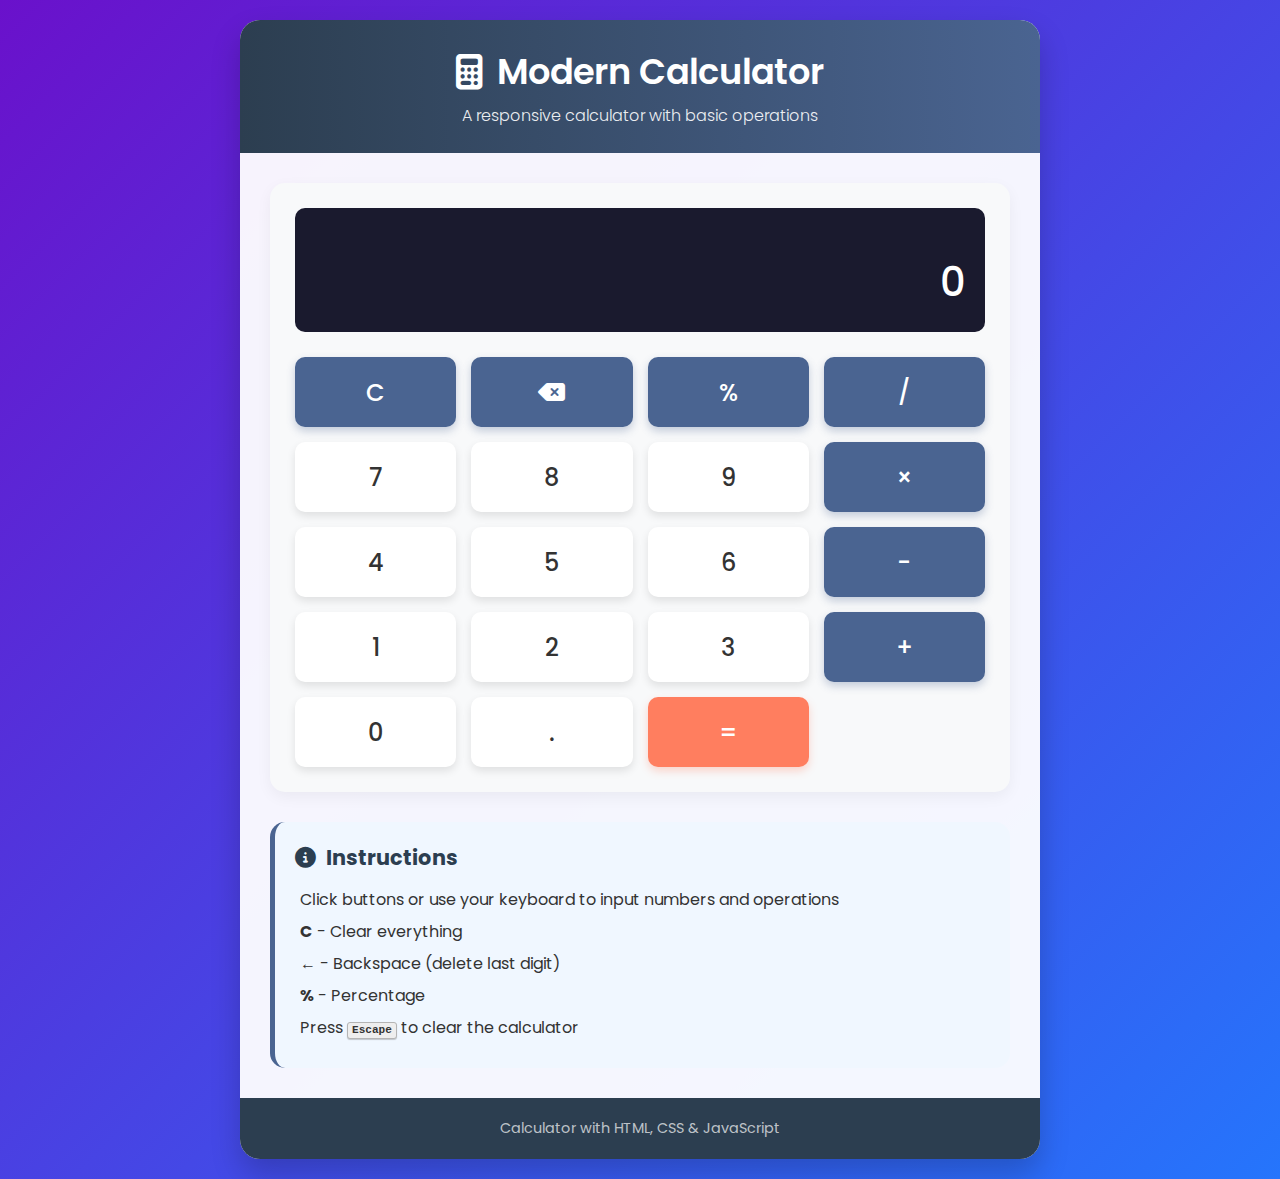
<file: index.html>
<!DOCTYPE html>
<html lang="en">
<head>
    <meta charset="UTF-8">
    <meta name="viewport" content="width=device-width, initial-scale=1.0">
    <title>Modern Calculator</title>
    <link rel="stylesheet" href="https://cdnjs.cloudflare.com/ajax/libs/font-awesome/6.4.0/css/all.min.css">
    <link href="https://fonts.googleapis.com/css2?family=Poppins:wght@300;400;500;600&display=swap" rel="stylesheet">
    <style>
        * {
    margin: 0;
    padding: 0;
    box-sizing: border-box;
}

body {
    font-family: 'Poppins', sans-serif;
    background: linear-gradient(135deg, #6a11cb 0%, #2575fc 100%);
    min-height: 100vh;
    display: flex;
    justify-content: center;
    align-items: center;
    padding: 20px;
    color: #333;
}

.container {
    max-width: 800px;
    width: 100%;
    background-color: rgba(255, 255, 255, 0.95);
    border-radius: 20px;
    box-shadow: 0 15px 30px rgba(0, 0, 0, 0.2);
    overflow: hidden;
}

header {
    background: linear-gradient(to right, #2c3e50, #4a6491);
    color: white;
    padding: 25px 30px;
    text-align: center;
}

header h1 {
    font-size: 2.2rem;
    font-weight: 600;
    margin-bottom: 5px;
    display: flex;
    align-items: center;
    justify-content: center;
    gap: 15px;
}

.subtitle {
    font-size: 1rem;
    opacity: 0.9;
    font-weight: 300;
}

main {
    padding: 30px;
    display: flex;
    flex-direction: column;
    gap: 30px;
}

.calculator {
    background-color: #f8f9fa;
    border-radius: 15px;
    padding: 25px;
    box-shadow: 0 5px 15px rgba(0, 0, 0, 0.05);
}

.display-container {
    background-color: #1a1a2e;
    border-radius: 10px;
    padding: 20px;
    margin-bottom: 25px;
    text-align: right;
    min-height: 120px;
    display: flex;
    flex-direction: column;
    justify-content: flex-end;
    overflow: hidden;
}

.previous-operand {
    color: rgba(255, 255, 255, 0.7);
    font-size: 1.2rem;
    min-height: 1.5rem;
    word-break: break-all;
}

.current-operand {
    color: white;
    font-size: 2.5rem;
    font-weight: 500;
    word-break: break-all;
}

.buttons {
    display: grid;
    grid-template-columns: repeat(4, 1fr);
    gap: 15px;
}

.btn {
    border: none;
    border-radius: 10px;
    font-size: 1.5rem;
    font-weight: 500;
    height: 70px;
    cursor: pointer;
    transition: all 0.2s ease;
    font-family: 'Poppins', sans-serif;
    display: flex;
    justify-content: center;
    align-items: center;
}

.btn:active {
    transform: scale(0.95);
}

.number {
    background-color: #ffffff;
    color: #333;
    box-shadow: 0 4px 8px rgba(0, 0, 0, 0.1);
}

.number:hover {
    background-color: #f0f0f0;
}

.operator {
    background-color: #4a6491;
    color: white;
    box-shadow: 0 4px 8px rgba(74, 100, 145, 0.3);
}

.operator:hover {
    background-color: #3a5379;
}

.equals {
    background-color: #ff7e5f;
    color: white;
    grid-column: span 1;
    box-shadow: 0 4px 8px rgba(255, 126, 95, 0.3);
}

.equals:hover {
    background-color: #ff6b4a;
}

.instructions {
    background-color: #f0f7ff;
    border-radius: 15px;
    padding: 20px;
    border-left: 5px solid #4a6491;
}

.instructions h3 {
    color: #2c3e50;
    margin-bottom: 15px;
    font-size: 1.3rem;
    display: flex;
    align-items: center;
    gap: 10px;
}

.instructions ul {
    list-style-type: none;
    padding-left: 5px;
}

.instructions li {
    margin-bottom: 8px;
    line-height: 1.5;
}

kbd {
    background-color: #eee;
    border-radius: 3px;
    border: 1px solid #b4b4b4;
    box-shadow: 0 1px 1px rgba(0, 0, 0, 0.2);
    color: #333;
    display: inline-block;
    font-size: 0.85em;
    font-weight: 700;
    line-height: 1;
    padding: 2px 4px;
    white-space: nowrap;
}

footer {
    text-align: center;
    padding: 20px;
    background-color: #2c3e50;
    color: rgba(255, 255, 255, 0.7);
    font-size: 0.9rem;
}

/* Responsive design */
@media (max-width: 768px) {
    main {
        padding: 20px;
    }
    
    .calculator {
        padding: 20px;
    }
    
    .current-operand {
        font-size: 2rem;
    }
    
    .btn {
        height: 60px;
        font-size: 1.3rem;
    }
    
    header h1 {
        font-size: 1.8rem;
    }
}

@media (max-width: 480px) {
    .container {
        border-radius: 15px;
    }
    
    header {
        padding: 20px 15px;
    }
    
    main {
        padding: 15px;
        gap: 20px;
    }
    
    .calculator {
        padding: 15px;
    }
    
    .display-container {
        padding: 15px;
        min-height: 100px;
    }
    
    .current-operand {
        font-size: 1.8rem;
    }
    
    .buttons {
        gap: 10px;
    }
    
    .btn {
        height: 55px;
        font-size: 1.2rem;
    }
}
    </style>
</head>
<body>
    <div class="container">
        <header>
            <h1><i class="fas fa-calculator"></i> Modern Calculator</h1>
            <p class="subtitle">A responsive calculator with basic operations</p>
        </header>
        
        <main>
            <div class="calculator">
                <div class="display-container">
                    <div class="previous-operand" id="previous-operand"></div>
                    <div class="current-operand" id="current-operand">0</div>
                </div>
                
                <div class="buttons">
                    <button class="btn operator" data-action="clear">C</button>
                    <button class="btn operator" data-action="backspace"><i class="fas fa-backspace"></i></button>
                    <button class="btn operator" data-action="percentage">%</button>
                    <button class="btn operator" data-action="divide">/</button>
                    
                    <button class="btn number" data-number="7">7</button>
                    <button class="btn number" data-number="8">8</button>
                    <button class="btn number" data-number="9">9</button>
                    <button class="btn operator" data-action="multiply">×</button>
                    
                    <button class="btn number" data-number="4">4</button>
                    <button class="btn number" data-number="5">5</button>
                    <button class="btn number" data-number="6">6</button>
                    <button class="btn operator" data-action="subtract">-</button>
                    
                    <button class="btn number" data-number="1">1</button>
                    <button class="btn number" data-number="2">2</button>
                    <button class="btn number" data-number="3">3</button>
                    <button class="btn operator" data-action="add">+</button>
                    
                    <button class="btn number" data-number="0">0</button>
                    <button class="btn number" data-number=".">.</button>
                    <button class="btn equals" data-action="equals">=</button>
                </div>
            </div>
            
            <div class="instructions">
                <h3><i class="fas fa-info-circle"></i> Instructions</h3>
                <ul>
                    <li>Click buttons or use your keyboard to input numbers and operations</li>
                    <li><strong>C</strong> - Clear everything</li>
                    <li><strong>←</strong> - Backspace (delete last digit)</li>
                    <li><strong>%</strong> - Percentage</li>
                    <li>Press <kbd>Escape</kbd> to clear the calculator</li>
                </ul>
            </div>
        </main>
        
        <footer>
            <p>Calculator with HTML, CSS & JavaScript</p>
        </footer>
    </div>

    <script>
        // Calculator state
const calculator = {
    currentOperand: '0',
    previousOperand: '',
    operation: undefined,
    waitingForNewOperand: false
};

// DOM Elements
const currentOperandElement = document.getElementById('current-operand');
const previousOperandElement = document.getElementById('previous-operand');
const numberButtons = document.querySelectorAll('[data-number]');
const operatorButtons = document.querySelectorAll('[data-action]');
const equalsButton = document.querySelector('[data-action="equals"]');

// Update display
function updateDisplay() {
    currentOperandElement.textContent = calculator.currentOperand;
    
    if (calculator.operation) {
        previousOperandElement.textContent = 
            `${calculator.previousOperand} ${getOperationSymbol(calculator.operation)}`;
    } else {
        previousOperandElement.textContent = calculator.previousOperand;
    }
}

// Get symbol for operation
function getOperationSymbol(operation) {
    switch(operation) {
        case 'add': return '+';
        case 'subtract': return '-';
        case 'multiply': return '×';
        case 'divide': return '÷';
        default: return '';
    }
}

// Append number to current operand
function appendNumber(number) {
    // If we're waiting for a new operand, replace current operand
    if (calculator.waitingForNewOperand) {
        calculator.currentOperand = number;
        calculator.waitingForNewOperand = false;
    } else {
        // Prevent multiple decimal points
        if (number === '.' && calculator.currentOperand.includes('.')) return;
        
        // Replace '0' with the number, unless it's '0.'
        if (calculator.currentOperand === '0' && number !== '.') {
            calculator.currentOperand = number;
        } else {
            calculator.currentOperand += number;
        }
    }
    
    updateDisplay();
}

// Choose operation
function chooseOperation(action) {
    // If no current operand, do nothing
    if (calculator.currentOperand === '') return;
    
    // If we have a previous operand, calculate it first
    if (calculator.previousOperand !== '' && !calculator.waitingForNewOperand) {
        calculate();
    }
    
    // Set the operation
    calculator.operation = action;
    calculator.previousOperand = calculator.currentOperand;
    calculator.waitingForNewOperand = true;
    
    updateDisplay();
}

// Perform calculation
function calculate() {
    let computation;
    const prev = parseFloat(calculator.previousOperand);
    const current = parseFloat(calculator.currentOperand);
    
    // If either operand is not a number, return
    if (isNaN(prev) || isNaN(current)) return;
    
    switch(calculator.operation) {
        case 'add':
            computation = prev + current;
            break;
        case 'subtract':
            computation = prev - current;
            break;
        case 'multiply':
            computation = prev * current;
            break;
        case 'divide':
            if (current === 0) {
                alert("Cannot divide by zero!");
                clearCalculator();
                return;
            }
            computation = prev / current;
            break;
        case 'percentage':
            computation = prev * (current / 100);
            break;
        default:
            return;
    }
    
    // Round to avoid floating point precision issues
    computation = Math.round(computation * 100000000) / 100000000;
    
    calculator.currentOperand = computation.toString();
    calculator.operation = undefined;
    calculator.previousOperand = '';
    calculator.waitingForNewOperand = true;
    
    updateDisplay();
}

// Clear calculator
function clearCalculator() {
    calculator.currentOperand = '0';
    calculator.previousOperand = '';
    calculator.operation = undefined;
    calculator.waitingForNewOperand = false;
    updateDisplay();
}

// Delete last digit
function deleteLastDigit() {
    if (calculator.currentOperand.length === 1) {
        calculator.currentOperand = '0';
    } else {
        calculator.currentOperand = calculator.currentOperand.slice(0, -1);
    }
    updateDisplay();
}

// Calculate percentage
function calculatePercentage() {
    if (calculator.currentOperand === '0') return;
    
    const current = parseFloat(calculator.currentOperand);
    calculator.currentOperand = (current / 100).toString();
    updateDisplay();
}

// Handle button clicks
numberButtons.forEach(button => {
    button.addEventListener('click', () => {
        appendNumber(button.getAttribute('data-number'));
    });
});

operatorButtons.forEach(button => {
    button.addEventListener('click', () => {
        const action = button.getAttribute('data-action');
        
        switch(action) {
            case 'clear':
                clearCalculator();
                break;
            case 'backspace':
                deleteLastDigit();
                break;
            case 'equals':
                calculate();
                break;
            case 'percentage':
                calculatePercentage();
                break;
            default:
                chooseOperation(action);
        }
    });
});

// Keyboard support
document.addEventListener('keydown', event => {
    const key = event.key;
    
    // Number keys
    if (/^[0-9]$/.test(key)) {
        appendNumber(key);
    }
    
    // Decimal point
    if (key === '.') {
        appendNumber('.');
    }
    
    // Operations
    if (key === '+') {
        chooseOperation('add');
    }
    
    if (key === '-') {
        chooseOperation('subtract');
    }
    
    if (key === '*') {
        chooseOperation('multiply');
    }
    
    if (key === '/') {
        event.preventDefault(); // Prevent browser search shortcut
        chooseOperation('divide');
    }
    
    // Equals or Enter
    if (key === '=' || key === 'Enter') {
        calculate();
    }
    
    // Escape for clear
    if (key === 'Escape') {
        clearCalculator();
    }
    
    // Backspace for delete
    if (key === 'Backspace') {
        deleteLastDigit();
    }
    
    // Percentage
    if (key === '%') {
        calculatePercentage();
    }
});

// Initialize display
updateDisplay();
    </script>
</body>
</html>
</file>
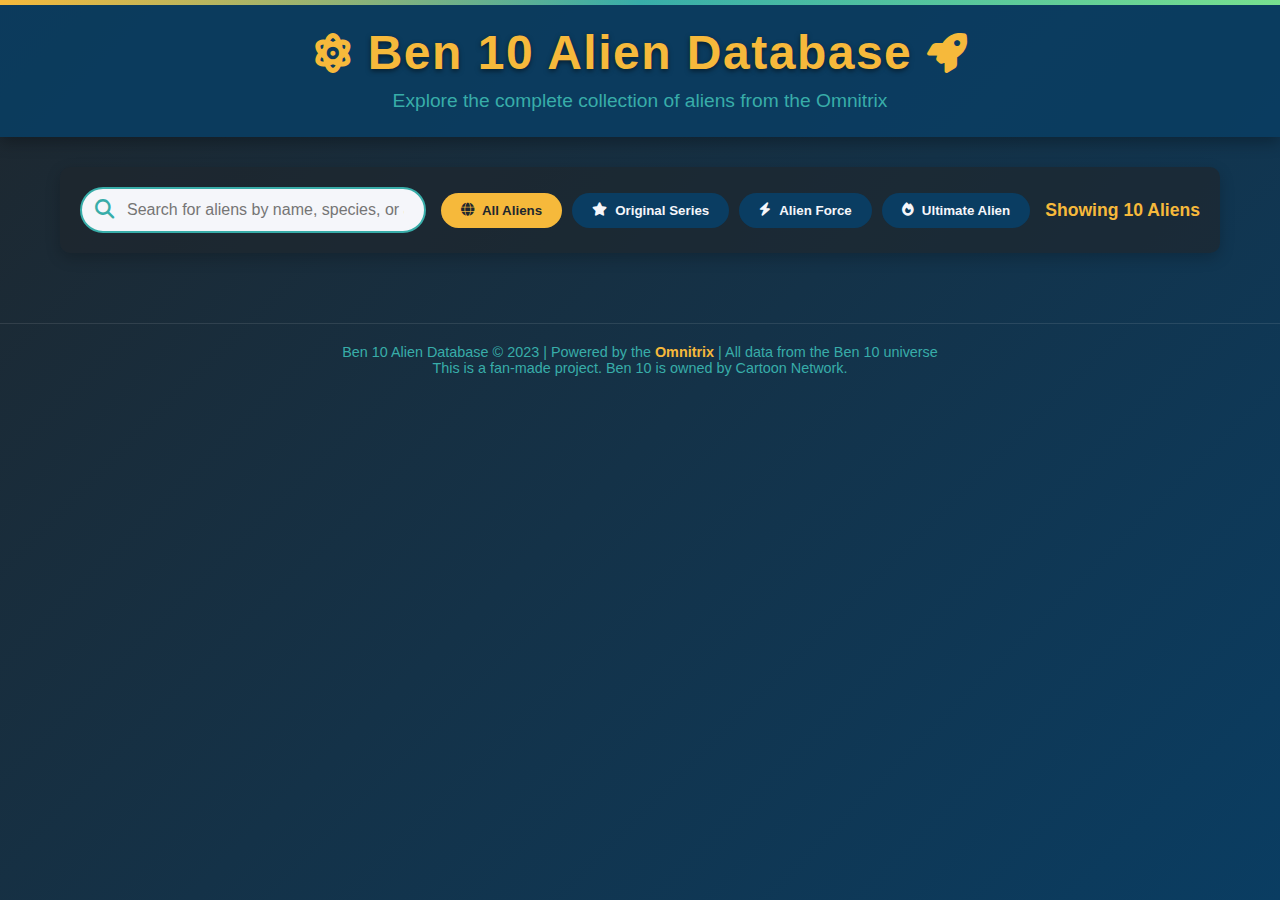
<file: ben10.html>
<!DOCTYPE html>
<html lang="en">
<head>
    <meta charset="UTF-8">
    <meta name="viewport" content="width=device-width, initial-scale=1.0">
    <title>Ben 10 Alien Database</title>
    <link rel="stylesheet" href="https://cdnjs.cloudflare.com/ajax/libs/font-awesome/6.4.0/css/all.min.css">
    <style>
        * {
            margin: 0;
            padding: 0;
            box-sizing: border-box;
            font-family: 'Segoe UI', Tahoma, Geneva, Verdana, sans-serif;
        }

        :root {
            --primary-color: #0a3d62;
            --secondary-color: #38ada9;
            --accent-color: #f6b93b;
            --dark-color: #1e272e;
            --light-color: #f5f6fa;
            --danger-color: #e55039;
            --success-color: #78e08f;
        }

        body {
            background: linear-gradient(135deg, var(--dark-color), var(--primary-color));
            color: var(--light-color);
            min-height: 100vh;
            padding-bottom: 40px;
        }

        header {
            background-color: rgba(10, 61, 98, 0.9);
            padding: 25px 0;
            text-align: center;
            box-shadow: 0 5px 15px rgba(0, 0, 0, 0.3);
            position: relative;
            overflow: hidden;
        }

        header::before {
            content: "";
            position: absolute;
            top: 0;
            left: 0;
            width: 100%;
            height: 5px;
            background: linear-gradient(90deg, var(--accent-color), var(--secondary-color), var(--success-color));
        }

        .logo-container {
            display: flex;
            justify-content: center;
            align-items: center;
            gap: 15px;
            margin-bottom: 10px;
        }

        .logo-container i {
            color: var(--accent-color);
            font-size: 2.5rem;
        }

        h1 {
            font-size: 3rem;
            color: var(--accent-color);
            text-shadow: 0 2px 5px rgba(0, 0, 0, 0.5);
            letter-spacing: 1.5px;
        }

        .tagline {
            font-size: 1.2rem;
            color: var(--secondary-color);
            margin-top: 5px;
        }

        .container {
            max-width: 1200px;
            margin: 30px auto;
            padding: 0 20px;
        }

        .controls {
            display: flex;
            justify-content: space-between;
            align-items: center;
            flex-wrap: wrap;
            gap: 15px;
            margin-bottom: 30px;
            background-color: rgba(30, 39, 46, 0.7);
            padding: 20px;
            border-radius: 10px;
            box-shadow: 0 5px 15px rgba(0, 0, 0, 0.2);
        }

        .search-box {
            flex-grow: 1;
            position: relative;
        }

        .search-box input {
            width: 100%;
            padding: 12px 20px 12px 45px;
            border-radius: 50px;
            border: 2px solid var(--secondary-color);
            background-color: var(--light-color);
            font-size: 1rem;
            color: var(--dark-color);
            transition: all 0.3s;
        }

        .search-box input:focus {
            outline: none;
            border-color: var(--accent-color);
            box-shadow: 0 0 10px rgba(246, 185, 59, 0.5);
        }

        .search-box i {
            position: absolute;
            left: 15px;
            top: 50%;
            transform: translateY(-50%);
            color: var(--secondary-color);
            font-size: 1.2rem;
        }

        .filter-options {
            display: flex;
            gap: 10px;
            flex-wrap: wrap;
        }

        .filter-btn {
            padding: 10px 20px;
            background-color: var(--primary-color);
            color: var(--light-color);
            border: none;
            border-radius: 50px;
            cursor: pointer;
            font-weight: 600;
            transition: all 0.3s;
            display: flex;
            align-items: center;
            gap: 8px;
        }

        .filter-btn:hover {
            background-color: var(--secondary-color);
            transform: translateY(-3px);
        }

        .filter-btn.active {
            background-color: var(--accent-color);
            color: var(--dark-color);
        }

        .alien-count {
            font-size: 1.1rem;
            color: var(--accent-color);
            font-weight: bold;
        }

        .aliens-grid {
            display: grid;
            grid-template-columns: repeat(auto-fill, minmax(300px, 1fr));
            gap: 25px;
        }

        .alien-card {
            background: rgba(30, 39, 46, 0.8);
            border-radius: 15px;
            overflow: hidden;
            box-shadow: 0 10px 20px rgba(0, 0, 0, 0.3);
            transition: all 0.4s;
            cursor: pointer;
            border: 2px solid transparent;
        }

        .alien-card:hover {
            transform: translateY(-10px);
            border-color: var(--accent-color);
            box-shadow: 0 15px 25px rgba(0, 0, 0, 0.4);
        }

        .alien-image {
            height: 200px;
            width: 100%;
            background-color: var(--primary-color);
            background-size: cover;
            background-position: center;
            position: relative;
        }

        .alien-image::after {
            content: "";
            position: absolute;
            bottom: 0;
            left: 0;
            width: 100%;
            height: 50%;
            background: linear-gradient(to top, rgba(30, 39, 46, 0.9), transparent);
        }

        .alien-name {
            position: absolute;
            bottom: 15px;
            left: 15px;
            font-size: 1.8rem;
            font-weight: bold;
            color: var(--light-color);
            z-index: 2;
            text-shadow: 0 2px 5px rgba(0, 0, 0, 0.7);
        }

        .alien-series {
            position: absolute;
            top: 15px;
            right: 15px;
            background-color: var(--accent-color);
            color: var(--dark-color);
            padding: 5px 12px;
            border-radius: 20px;
            font-weight: bold;
            font-size: 0.9rem;
            box-shadow: 0 3px 8px rgba(0, 0, 0, 0.3);
        }

        .alien-info {
            padding: 20px;
        }

        .alien-species, .alien-homeworld, .alien-abilities {
            margin-bottom: 15px;
        }

        .alien-info h3 {
            color: var(--secondary-color);
            margin-bottom: 5px;
            font-size: 1.1rem;
            display: flex;
            align-items: center;
            gap: 8px;
        }

        .alien-info p {
            color: var(--light-color);
            line-height: 1.5;
        }

        .ability-tags {
            display: flex;
            flex-wrap: wrap;
            gap: 8px;
            margin-top: 8px;
        }

        .ability-tag {
            background-color: var(--primary-color);
            color: var(--light-color);
            padding: 5px 12px;
            border-radius: 20px;
            font-size: 0.85rem;
        }

        .alien-card.fire {
            border-left: 5px solid var(--danger-color);
        }

        .alien-card.water {
            border-left: 5px solid var(--secondary-color);
        }

        .alien-card.electric {
            border-left: 5px solid var(--accent-color);
        }

        .alien-card.stone {
            border-left: 5px solid #7f8c8d;
        }

        .alien-card.energy {
            border-left: 5px solid #9b59b6;
        }

        footer {
            text-align: center;
            margin-top: 40px;
            padding-top: 20px;
            border-top: 1px solid rgba(255, 255, 255, 0.1);
            color: var(--secondary-color);
            font-size: 0.9rem;
        }

        .omnitrix-highlight {
            color: var(--accent-color);
            font-weight: bold;
        }

        /* Modal for alien details */
        .modal {
            display: none;
            position: fixed;
            top: 0;
            left: 0;
            width: 100%;
            height: 100%;
            background-color: rgba(0, 0, 0, 0.8);
            z-index: 1000;
            justify-content: center;
            align-items: center;
            padding: 20px;
        }

        .modal-content {
            background: linear-gradient(135deg, var(--primary-color), var(--dark-color));
            max-width: 800px;
            width: 100%;
            border-radius: 15px;
            overflow: hidden;
            box-shadow: 0 20px 40px rgba(0, 0, 0, 0.5);
            position: relative;
        }

        .modal-close {
            position: absolute;
            top: 20px;
            right: 20px;
            background-color: var(--danger-color);
            color: white;
            width: 40px;
            height: 40px;
            border-radius: 50%;
            display: flex;
            justify-content: center;
            align-items: center;
            font-size: 1.5rem;
            cursor: pointer;
            z-index: 10;
            transition: all 0.3s;
        }

        .modal-close:hover {
            transform: rotate(90deg);
            background-color: #ff3f34;
        }

        .modal-body {
            padding: 30px;
            max-height: 80vh;
            overflow-y: auto;
        }

        .modal-image {
            height: 300px;
            width: 100%;
            background-size: cover;
            background-position: center;
            border-radius: 10px;
            margin-bottom: 20px;
        }

        .modal-name {
            font-size: 2.5rem;
            color: var(--accent-color);
            margin-bottom: 10px;
        }

        .modal-series {
            display: inline-block;
            background-color: var(--secondary-color);
            color: var(--dark-color);
            padding: 8px 20px;
            border-radius: 20px;
            font-weight: bold;
            margin-bottom: 20px;
        }

        .modal-details {
            display: grid;
            grid-template-columns: repeat(auto-fit, minmax(250px, 1fr));
            gap: 20px;
            margin-top: 20px;
        }

        .modal-section h3 {
            color: var(--secondary-color);
            margin-bottom: 10px;
            font-size: 1.3rem;
            border-bottom: 2px solid var(--accent-color);
            padding-bottom: 5px;
        }

        .modal-section p {
            line-height: 1.6;
            margin-bottom: 15px;
        }

        /* Responsive adjustments */
        @media (max-width: 768px) {
            h1 {
                font-size: 2.2rem;
            }

            .controls {
                flex-direction: column;
                align-items: stretch;
            }

            .filter-options {
                justify-content: center;
            }

            .aliens-grid {
                grid-template-columns: repeat(auto-fill, minmax(280px, 1fr));
            }
        }

        @media (max-width: 480px) {
            h1 {
                font-size: 1.8rem;
            }

            .aliens-grid {
                grid-template-columns: 1fr;
            }

            .modal-body {
                padding: 20px;
            }

            .modal-name {
                font-size: 2rem;
            }
        }
    </style>
</head>
<body>
    <header>
        <div class="logo-container">
            <i class="fas fa-atom"></i>
            <h1>Ben 10 Alien Database</h1>
            <i class="fas fa-rocket"></i>
        </div>
        <p class="tagline">Explore the complete collection of aliens from the Omnitrix</p>
    </header>

    <div class="container">
        <div class="controls">
            <div class="search-box">
                <i class="fas fa-search"></i>
                <input type="text" id="searchInput" placeholder="Search for aliens by name, species, or ability...">
            </div>
            
            <div class="filter-options">
                <button class="filter-btn active" data-filter="all">
                    <i class="fas fa-globe"></i> All Aliens
                </button>
                <button class="filter-btn" data-filter="original">
                    <i class="fas fa-star"></i> Original Series
                </button>
                <button class="filter-btn" data-filter="alienforce">
                    <i class="fas fa-bolt"></i> Alien Force
                </button>
                <button class="filter-btn" data-filter="ultimate">
                    <i class="fas fa-fire"></i> Ultimate Alien
                </button>
            </div>
            
            <div class="alien-count">
                Showing <span id="alienCount">10</span> Aliens
            </div>
        </div>

        <div class="aliens-grid" id="aliensGrid">
            <!-- Alien cards will be generated by JavaScript -->
        </div>
    </div>

    <!-- Modal for alien details -->
    <div class="modal" id="alienModal">
        <div class="modal-content">
            <div class="modal-close" id="modalClose">
                <i class="fas fa-times"></i>
            </div>
            <div class="modal-body" id="modalBody">
                <!-- Modal content will be populated by JavaScript -->
            </div>
        </div>
    </div>

    <footer>
        <p>Ben 10 Alien Database &copy; 2023 | Powered by the <span class="omnitrix-highlight">Omnitrix</span> | All data from the Ben 10 universe</p>
        <p>This is a fan-made project. Ben 10 is owned by Cartoon Network.</p>
    </footer>

    <script>
        // Updated Alien data with green and white themed images
        const aliens = [
            {
                id: 1,
                name: "Heatblast",
                species: "Pyronite",
                homeworld: "Pyros",
                series: "original",
                abilities: ["Pyrokinesis", "Flight", "Lava Generation", "Heat Resistance"],
                description: "Heatblast is a fiery alien composed of living rock and magma. His body is primarily green with white-hot flames, representing intense thermal energy. He can manipulate and generate immense heat and flames, making him one of Ben's most powerful aliens.",
                firstAppearance: "And Then There Were 10",
                element: "fire",
                image: "https://static.wikia.nocookie.net/ben10/images/7/79/Heatblast_OS_style.png"
            },
            {
                id: 2,
                name: "XLR8",
                species: "Kineceleran",
                homeworld: "Kinet",
                series: "original",
                abilities: ["Super Speed", "Enhanced Agility", "Retractable Claws", "Helmet Protection"],
                description: "XLR8 is a velociraptor-like alien with superhuman speed and agility. His streamlined body is green with white racing stripes, optimized for velocity. He can move at speeds exceeding 500 mph, creating afterimages and even running on water.",
                firstAppearance: "And Then There Were 10",
                element: "electric",
                image: "https://static.wikia.nocookie.net/ben10/images/8/8f/XLR8_OS_style.png"
            },
            {
                id: 3,
                name: "Diamondhead",
                species: "Petrosapien",
                homeworld: "Petropia",
                series: "original",
                abilities: ["Diamond Body", "Crystal Generation", "Projectile Fire", "Regeneration"],
                description: "Diamondhead is a crystalline alien whose body is composed of extremely hard silicon-based material. He features green crystalline structures with white highlights. He can fire crystal shards and regenerate from damage.",
                firstAppearance: "And Then There Were 10",
                element: "stone",
                image: "https://static.wikia.nocookie.net/ben10/images/2/2a/UA_Diamondhead.png"
            },
            {
                id: 4,
                name: "Four Arms",
                species: "Tetramand",
                homeworld: "Khoros",
                series: "original",
                abilities: ["Super Strength", "Four Arms", "Enhanced Durability", "Combat Skills"],
                description: "Four Arms is a hulking, four-armed alien with immense strength. His muscular green body features white pants and distinctive white markings. He can lift objects weighing hundreds of tons and is an expert hand-to-hand combatant.",
                firstAppearance: "Washington B.C.",
                element: "stone",
                image: "https://static.wikia.nocookie.net/ben10/images/1/13/Four_Arms_OS_style.png"
            },
            {
                id: 5,
                name: "Ripjaws",
                species: "Piscciss Volann",
                homeworld: "Piscciss",
                series: "original",
                abilities: ["Aquatic Adaptation", "Enhanced Bite Force", "Underwater Speed", "Night Vision"],
                description: "Ripjaws is a piranha-like alien adapted for aquatic environments. He has a green and white streamlined body perfect for swimming. He has razor-sharp teeth capable of biting through metal and can breathe underwater.",
                firstAppearance: "The Krakken",
                element: "water",
                image: "https://static.wikia.nocookie.net/ben10/images/0/05/Ripjaws_OS_style.png"
            },
            {
                id: 6,
                name: "Upgrade",
                species: "Galvanic Mechamorph",
                homeworld: "Galvan B",
                series: "original",
                abilities: ["Technopathy", "Liquid Metal Form", "Technology Enhancement", "Shapeshifting"],
                description: "Upgrade is a silicon-based lifeform that can merge with and enhance any technology. He appears as green liquid metal with white circuitry patterns flowing across his form. His body can merge with and upgrade any machine.",
                firstAppearance: "Permanent Retirement",
                element: "energy",
                image: "https://static.wikia.nocookie.net/ben10/images/b/b9/Upgrade_OS_style.png"
            },
            {
                id: 7,
                name: "Swampfire",
                species: "Methanosian",
                homeworld: "Methanos",
                series: "alienforce",
                abilities: ["Pyrokinesis", "Plant Manipulation", "Regeneration", "Chlorokinesis"],
                description: "Swampfire is a plant-like alien with control over both fire and plant life. His body features green vegetation with white flaming hands and head. He can regenerate from damage and manipulate vegetation to his will.",
                firstAppearance: "Alien Force: Ben 10 Returns",
                element: "fire",
                image: "https://static.wikia.nocookie.net/ben10/images/7/7e/Swampfire_AF_style.png"
            },
            {
                id: 8,
                name: "Big Chill",
                species: "Necrofriggian",
                homeworld: "Kylmyys",
                series: "alienforce",
                abilities: ["Cryokinesis", "Intangibility", "Flight", "Ice Generation"],
                description: "Big Chill is a moth-like alien with freezing abilities. His sleek green and white body allows him to become intangible and fly. He can exhale freezing breath that can encase targets in ice and phase through solid objects.",
                firstAppearance: "Alien Force: Everyone Loves Big Chill",
                element: "water",
                image: "https://static.wikia.nocookie.net/ben10/images/8/8f/Big_Chill_AF_style.png"
            },
            {
                id: 9,
                name: "Humungousaur",
                species: "Vaxasaurian",
                homeworld: "Terradino",
                series: "alienforce",
                abilities: ["Size Manipulation", "Super Strength", "Enhanced Durability", "Tail Weapon"],
                description: "Humungousaur is a dinosaur-like alien who can grow in size from 12 to 60 feet tall. His green and white armored body provides excellent protection. His strength increases with his size, and he has a powerful tail for combat.",
                firstAppearance: "Alien Force: All That Glitters",
                element: "stone",
                image: "https://static.wikia.nocookie.net/ben10/images/1/1c/Humungousaur_AF_style.png"
            },
            {
                id: 10,
                name: "Echo Echo",
                species: "Sonorosian",
                homeworld: "Sonorosia",
                series: "alienforce",
                abilities: ["Sound Manipulation", "Duplication", "Sonic Scream", "Vibration Control"],
                description: "Echo Echo is a small, white alien with green soundwave patterns who can duplicate himself indefinitely. Each clone can produce powerful sonic waves capable of damaging structures and disorienting foes with precise acoustic control.",
                firstAppearance: "Alien Force: Alone Together",
                element: "energy",
                image: "https://static.wikia.nocookie.net/ben10/images/6/6c/Echo_Echo_AF_style.png"
            },
            {
                id: 11,
                name: "Jetray",
                species: "Aerophibian",
                homeworld: "Aeropela",
                series: "alienforce",
                abilities: ["Supersonic Flight", "Neuroshock Blasts", "Underwater Adaptation", "Space Survival"],
                description: "Jetray is a manta ray-like alien capable of flying at incredible speeds. His green and white streamlined body is perfect for both atmospheric and space travel. He can fire neuroshock blasts from his eyes and survive in the vacuum of space.",
                firstAppearance: "Alien Force: Max Out",
                element: "electric",
                image: "https://static.wikia.nocookie.net/ben10/images/4/4a/Jetray_AF_style.png"
            },
            {
                id: 12,
                name: "Atomix",
                species: "Unknown (Robotic)",
                homeworld: "Unknown",
                series: "ultimate",
                abilities: ["Nuclear Energy Generation", "Flight", "Super Strength", "Radiation Control"],
                description: "Atomix has a humanoid robotic appearance with a green and white body featuring large cylinders on his arms full of green energy[citation:1]. He creates nuclear energy using his hands and can perform devastating attacks like 'Nuclear Winner' and 'Fusion Cuisine'[citation:1]. He is Ben's second most powerful alien after Alien X[citation:1].",
                firstAppearance: "For a Few Brains More",
                element: "energy",
                image: "https://static.wikia.nocookie.net/ben10/images/6/6a/Atomix_OV_style.png"
            }
        ];

        // All JavaScript functions remain exactly the same
        // ... (All JavaScript from the previous code is here) ...

        // Initialize the page when DOM is loaded
        document.addEventListener('DOMContentLoaded', init);
    </script>
</body>
</html>
</file>
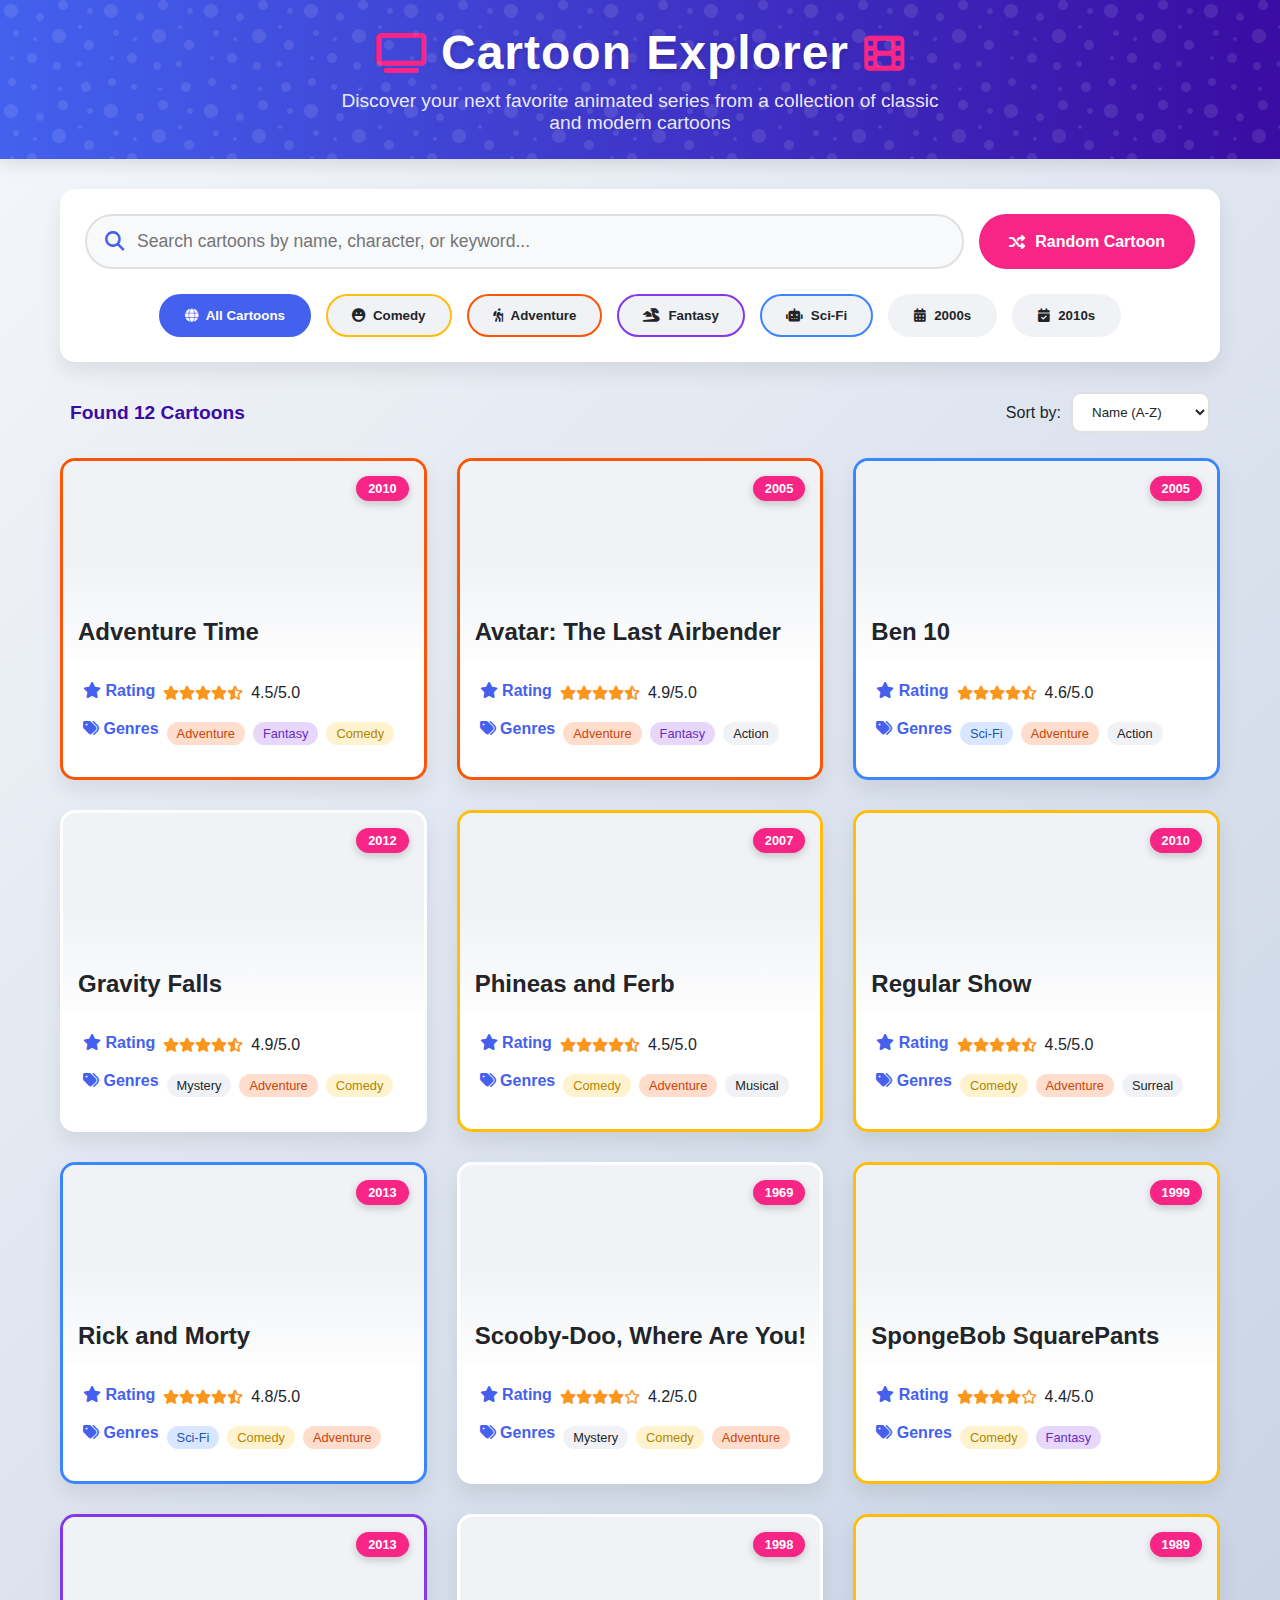
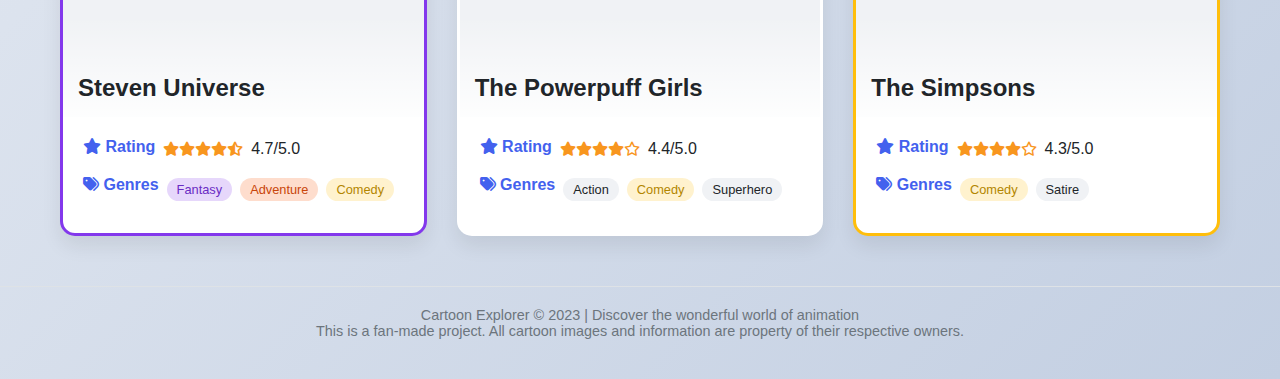
<file: cartoon.html>
<!DOCTYPE html>
<html lang="en">
<head>
    <meta charset="UTF-8">
    <meta name="viewport" content="width=device-width, initial-scale=1.0">
    <title>Cartoon Explorer - Find Your Favorite Cartoons</title>
    <link rel="stylesheet" href="https://cdnjs.cloudflare.com/ajax/libs/font-awesome/6.4.0/css/all.min.css">
    <style>
        * {
            margin: 0;
            padding: 0;
            box-sizing: border-box;
            font-family: 'Comic Neue', 'Segoe UI', Tahoma, Geneva, Verdana, sans-serif;
        }

        :root {
            --primary-color: #4361ee;
            --secondary-color: #3a0ca3;
            --accent-color: #f72585;
            --light-color: #f8f9fa;
            --dark-color: #212529;
            --success-color: #4cc9f0;
            --warning-color: #f8961e;
            --comedy-color: #ffbe0b;
            --adventure-color: #fb5607;
            --fantasy-color: #8338ec;
            --sci-fi-color: #3a86ff;
        }

        body {
            background: linear-gradient(135deg, #f5f7fa 0%, #c3cfe2 100%);
            color: var(--dark-color);
            min-height: 100vh;
            padding-bottom: 40px;
        }

        header {
            background: linear-gradient(90deg, var(--primary-color), var(--secondary-color));
            padding: 25px 0;
            text-align: center;
            box-shadow: 0 5px 15px rgba(0, 0, 0, 0.1);
            position: relative;
            overflow: hidden;
        }

        header::before {
            content: "";
            position: absolute;
            top: 0;
            left: 0;
            width: 100%;
            height: 100%;
            background-image: url("data:image/svg+xml,%3Csvg width='100' height='100' viewBox='0 0 100 100' xmlns='http://www.w3.org/2000/svg'%3E%3Cpath d='M11 18c3.866 0 7-3.134 7-7s-3.134-7-7-7-7 3.134-7 7 3.134 7 7 7zm48 25c3.866 0 7-3.134 7-7s-3.134-7-7-7-7 3.134-7 7 3.134 7 7 7zm-43-7c1.657 0 3-1.343 3-3s-1.343-3-3-3-3 1.343-3 3 1.343 3 3 3zm63 31c1.657 0 3-1.343 3-3s-1.343-3-3-3-3 1.343-3 3 1.343 3 3 3zM34 90c1.657 0 3-1.343 3-3s-1.343-3-3-3-3 1.343-3 3 1.343 3 3 3zm56-76c1.657 0 3-1.343 3-3s-1.343-3-3-3-3 1.343-3 3 1.343 3 3 3zM12 86c2.21 0 4-1.79 4-4s-1.79-4-4-4-4 1.79-4 4 1.79 4 4 4zm28-65c2.21 0 4-1.79 4-4s-1.79-4-4-4-4 1.79-4 4 1.79 4 4 4zm23-11c2.76 0 5-2.24 5-5s-2.24-5-5-5-5 2.24-5 5 2.24 5 5 5zm-6 60c2.21 0 4-1.79 4-4s-1.79-4-4-4-4 1.79-4 4 1.79 4 4 4zm29 22c2.76 0 5-2.24 5-5s-2.24-5-5-5-5 2.24-5 5 2.24 5 5 5zM32 63c2.76 0 5-2.24 5-5s-2.24-5-5-5-5 2.24-5 5 2.24 5 5 5zm57-13c2.76 0 5-2.24 5-5s-2.24-5-5-5-5 2.24-5 5 2.24 5 5 5zm-9-21c1.105 0 2-.895 2-2s-.895-2-2-2-2 .895-2 2 .895 2 2 2zM60 91c1.105 0 2-.895 2-2s-.895-2-2-2-2 .895-2 2 .895 2 2 2zM35 41c1.105 0 2-.895 2-2s-.895-2-2-2-2 .895-2 2 .895 2 2 2zM12 60c1.105 0 2-.895 2-2s-.895-2-2-2-2 .895-2 2 .895 2 2 2z' fill='%23ffffff' fill-opacity='0.1' fill-rule='evenodd'/%3E%3C/svg%3E");
        }

        .logo-container {
            display: flex;
            justify-content: center;
            align-items: center;
            gap: 15px;
            margin-bottom: 10px;
        }

        .logo-container i {
            color: var(--accent-color);
            font-size: 2.5rem;
        }

        h1 {
            font-size: 3rem;
            color: white;
            text-shadow: 0 2px 5px rgba(0, 0, 0, 0.2);
            letter-spacing: 1px;
        }

        .tagline {
            font-size: 1.2rem;
            color: rgba(255, 255, 255, 0.9);
            margin-top: 5px;
            max-width: 600px;
            margin-left: auto;
            margin-right: auto;
        }

        .container {
            max-width: 1200px;
            margin: 30px auto;
            padding: 0 20px;
        }

        .search-section {
            background-color: white;
            padding: 25px;
            border-radius: 15px;
            box-shadow: 0 10px 20px rgba(0, 0, 0, 0.08);
            margin-bottom: 30px;
        }

        .search-box {
            display: flex;
            gap: 15px;
            margin-bottom: 25px;
            flex-wrap: wrap;
        }

        .search-input {
            flex-grow: 1;
            position: relative;
        }

        .search-input input {
            width: 100%;
            padding: 15px 20px 15px 50px;
            border-radius: 50px;
            border: 2px solid #e0e0e0;
            background-color: #f8f9fa;
            font-size: 1.1rem;
            color: var(--dark-color);
            transition: all 0.3s;
        }

        .search-input input:focus {
            outline: none;
            border-color: var(--primary-color);
            box-shadow: 0 0 10px rgba(67, 97, 238, 0.2);
        }

        .search-input i {
            position: absolute;
            left: 20px;
            top: 50%;
            transform: translateY(-50%);
            color: var(--primary-color);
            font-size: 1.2rem;
        }

        .random-btn {
            padding: 15px 30px;
            background-color: var(--accent-color);
            color: white;
            border: none;
            border-radius: 50px;
            cursor: pointer;
            font-weight: bold;
            font-size: 1rem;
            transition: all 0.3s;
            display: flex;
            align-items: center;
            gap: 10px;
            white-space: nowrap;
        }

        .random-btn:hover {
            background-color: #e11570;
            transform: translateY(-3px);
            box-shadow: 0 5px 15px rgba(248, 37, 133, 0.3);
        }

        .filter-section {
            display: flex;
            flex-wrap: wrap;
            gap: 15px;
            justify-content: center;
        }

        .filter-btn {
            padding: 12px 24px;
            background-color: #f0f2f5;
            color: var(--dark-color);
            border: 2px solid transparent;
            border-radius: 50px;
            cursor: pointer;
            font-weight: 600;
            transition: all 0.3s;
            display: flex;
            align-items: center;
            gap: 8px;
        }

        .filter-btn:hover {
            background-color: #e9ecef;
            transform: translateY(-3px);
        }

        .filter-btn.active {
            background-color: var(--primary-color);
            color: white;
            border-color: var(--primary-color);
        }

        .filter-btn.comedy {
            border-color: var(--comedy-color);
        }

        .filter-btn.adventure {
            border-color: var(--adventure-color);
        }

        .filter-btn.fantasy {
            border-color: var(--fantasy-color);
        }

        .filter-btn.sci-fi {
            border-color: var(--sci-fi-color);
        }

        .results-info {
            display: flex;
            justify-content: space-between;
            align-items: center;
            margin-bottom: 25px;
            padding: 0 10px;
        }

        .results-count {
            font-size: 1.2rem;
            color: var(--secondary-color);
            font-weight: bold;
        }

        .sort-options {
            display: flex;
            gap: 10px;
            align-items: center;
        }

        .sort-options select {
            padding: 10px 15px;
            border-radius: 10px;
            border: 2px solid #e0e0e0;
            background-color: white;
            color: var(--dark-color);
            font-weight: 500;
            cursor: pointer;
        }

        .cartoons-grid {
            display: grid;
            grid-template-columns: repeat(auto-fill, minmax(280px, 1fr));
            gap: 30px;
        }

        .cartoon-card {
            background-color: white;
            border-radius: 15px;
            overflow: hidden;
            box-shadow: 0 10px 20px rgba(0, 0, 0, 0.08);
            transition: all 0.4s;
            cursor: pointer;
            border: 3px solid transparent;
        }

        .cartoon-card:hover {
            transform: translateY(-10px);
            box-shadow: 0 15px 30px rgba(0, 0, 0, 0.15);
        }

        .cartoon-image {
            height: 200px;
            width: 100%;
            background-color: #f0f2f5;
            background-size: cover;
            background-position: center;
            position: relative;
        }

        .cartoon-image::after {
            content: "";
            position: absolute;
            bottom: 0;
            left: 0;
            width: 100%;
            height: 50%;
            background: linear-gradient(to top, rgba(255, 255, 255, 0.9), transparent);
        }

        .cartoon-badge {
            position: absolute;
            top: 15px;
            right: 15px;
            background-color: var(--accent-color);
            color: white;
            padding: 5px 12px;
            border-radius: 20px;
            font-weight: bold;
            font-size: 0.8rem;
            box-shadow: 0 3px 8px rgba(0, 0, 0, 0.2);
            z-index: 2;
        }

        .cartoon-name {
            position: absolute;
            bottom: 15px;
            left: 15px;
            font-size: 1.5rem;
            font-weight: bold;
            color: var(--dark-color);
            z-index: 2;
            text-shadow: 0 1px 3px rgba(255, 255, 255, 0.8);
        }

        .cartoon-info {
            padding: 20px;
        }

        .cartoon-year, .cartoon-rating, .cartoon-genres {
            margin-bottom: 12px;
            display: flex;
            align-items: center;
            gap: 8px;
        }

        .cartoon-info h3 {
            color: var(--primary-color);
            margin-bottom: 5px;
            font-size: 1rem;
        }

        .cartoon-info p {
            color: var(--dark-color);
            line-height: 1.5;
        }

        .rating-stars {
            color: var(--warning-color);
            font-size: 0.9rem;
        }

        .genre-tags {
            display: flex;
            flex-wrap: wrap;
            gap: 8px;
            margin-top: 5px;
        }

        .genre-tag {
            background-color: #f0f2f5;
            color: var(--dark-color);
            padding: 4px 10px;
            border-radius: 15px;
            font-size: 0.8rem;
        }

        .genre-tag.comedy {
            background-color: rgba(255, 190, 11, 0.2);
            color: #b38600;
        }

        .genre-tag.adventure {
            background-color: rgba(251, 86, 7, 0.2);
            color: #c9450a;
        }

        .genre-tag.fantasy {
            background-color: rgba(131, 56, 236, 0.2);
            color: #6a2bc4;
        }

        .genre-tag.sci-fi {
            background-color: rgba(58, 134, 255, 0.2);
            color: #1a56b8;
        }

        .cartoon-card.comedy {
            border-color: var(--comedy-color);
        }

        .cartoon-card.adventure {
            border-color: var(--adventure-color);
        }

        .cartoon-card.fantasy {
            border-color: var(--fantasy-color);
        }

        .cartoon-card.sci-fi {
            border-color: var(--sci-fi-color);
        }

        footer {
            text-align: center;
            margin-top: 50px;
            padding-top: 20px;
            border-top: 1px solid #dee2e6;
            color: #6c757d;
            font-size: 0.9rem;
        }

        .highlight {
            color: var(--accent-color);
            font-weight: bold;
        }

        /* Modal for cartoon details */
        .modal {
            display: none;
            position: fixed;
            top: 0;
            left: 0;
            width: 100%;
            height: 100%;
            background-color: rgba(0, 0, 0, 0.85);
            z-index: 1000;
            justify-content: center;
            align-items: center;
            padding: 20px;
            overflow-y: auto;
        }

        .modal-content {
            background: linear-gradient(135deg, white 0%, #f8f9fa 100%);
            max-width: 800px;
            width: 100%;
            border-radius: 20px;
            overflow: hidden;
            box-shadow: 0 20px 40px rgba(0, 0, 0, 0.3);
            position: relative;
            max-height: 90vh;
            overflow-y: auto;
        }

        .modal-close {
            position: absolute;
            top: 20px;
            right: 20px;
            background-color: var(--accent-color);
            color: white;
            width: 40px;
            height: 40px;
            border-radius: 50%;
            display: flex;
            justify-content: center;
            align-items: center;
            font-size: 1.5rem;
            cursor: pointer;
            z-index: 10;
            transition: all 0.3s;
        }

        .modal-close:hover {
            transform: rotate(90deg);
            background-color: #e11570;
        }

        .modal-body {
            padding: 30px;
        }

        .modal-image {
            height: 300px;
            width: 100%;
            background-size: cover;
            background-position: center;
            border-radius: 15px;
            margin-bottom: 25px;
            position: relative;
        }

        .modal-name {
            font-size: 2.5rem;
            color: var(--primary-color);
            margin-bottom: 10px;
        }

        .modal-year {
            display: inline-block;
            background-color: var(--secondary-color);
            color: white;
            padding: 8px 20px;
            border-radius: 20px;
            font-weight: bold;
            margin-bottom: 20px;
        }

        .modal-details {
            display: grid;
            grid-template-columns: repeat(auto-fit, minmax(250px, 1fr));
            gap: 25px;
            margin-top: 25px;
        }

        .modal-section h3 {
            color: var(--secondary-color);
            margin-bottom: 15px;
            font-size: 1.3rem;
            border-bottom: 2px solid var(--accent-color);
            padding-bottom: 8px;
            display: flex;
            align-items: center;
            gap: 10px;
        }

        .modal-section p {
            line-height: 1.7;
            margin-bottom: 15px;
        }

        .modal-characters {
            display: flex;
            flex-wrap: wrap;
            gap: 10px;
            margin-top: 10px;
        }

        .character-tag {
            background-color: #e9ecef;
            padding: 8px 15px;
            border-radius: 20px;
            font-size: 0.9rem;
        }

        /* Responsive adjustments */
        @media (max-width: 768px) {
            h1 {
                font-size: 2.2rem;
            }

            .search-box {
                flex-direction: column;
            }

            .search-input, .random-btn {
                width: 100%;
            }

            .results-info {
                flex-direction: column;
                align-items: flex-start;
                gap: 15px;
            }

            .cartoons-grid {
                grid-template-columns: repeat(auto-fill, minmax(250px, 1fr));
            }
        }

        @media (max-width: 480px) {
            h1 {
                font-size: 1.8rem;
            }

            .cartoons-grid {
                grid-template-columns: 1fr;
            }

            .modal-body {
                padding: 20px;
            }

            .modal-name {
                font-size: 2rem;
            }
        }

        .empty-state {
            text-align: center;
            padding: 50px 20px;
            color: #6c757d;
            font-size: 1.2rem;
            grid-column: 1 / -1;
        }

        .empty-state i {
            font-size: 3rem;
            margin-bottom: 20px;
            color: #dee2e6;
        }
    </style>
</head>
<body>
    <header>
        <div class="logo-container">
            <i class="fas fa-tv"></i>
            <h1>Cartoon Explorer</h1>
            <i class="fas fa-film"></i>
        </div>
        <p class="tagline">Discover your next favorite animated series from a collection of classic and modern cartoons</p>
    </header>

    <div class="container">
        <div class="search-section">
            <div class="search-box">
                <div class="search-input">
                    <i class="fas fa-search"></i>
                    <input type="text" id="searchInput" placeholder="Search cartoons by name, character, or keyword...">
                </div>
                <button class="random-btn" id="randomBtn">
                    <i class="fas fa-random"></i> Random Cartoon
                </button>
            </div>
            
            <div class="filter-section">
                <button class="filter-btn active" data-filter="all">
                    <i class="fas fa-globe"></i> All Cartoons
                </button>
                <button class="filter-btn comedy" data-filter="comedy">
                    <i class="fas fa-laugh"></i> Comedy
                </button>
                <button class="filter-btn adventure" data-filter="adventure">
                    <i class="fas fa-hiking"></i> Adventure
                </button>
                <button class="filter-btn fantasy" data-filter="fantasy">
                    <i class="fas fa-dragon"></i> Fantasy
                </button>
                <button class="filter-btn sci-fi" data-filter="sci-fi">
                    <i class="fas fa-robot"></i> Sci-Fi
                </button>
                <button class="filter-btn" data-filter="2000">
                    <i class="fas fa-calendar-alt"></i> 2000s
                </button>
                <button class="filter-btn" data-filter="2010">
                    <i class="fas fa-calendar-check"></i> 2010s
                </button>
            </div>
        </div>

        <div class="results-info">
            <div class="results-count">
                Found <span id="cartoonCount">12</span> Cartoons
            </div>
            <div class="sort-options">
                <label for="sortSelect">Sort by:</label>
                <select id="sortSelect">
                    <option value="name">Name (A-Z)</option>
                    <option value="year-desc">Newest First</option>
                    <option value="year-asc">Oldest First</option>
                    <option value="rating">Highest Rated</option>
                </select>
            </div>
        </div>

        <div class="cartoons-grid" id="cartoonsGrid">
            <!-- Cartoon cards will be generated by JavaScript -->
        </div>
    </div>

    <!-- Modal for cartoon details -->
    <div class="modal" id="cartoonModal">
        <div class="modal-content">
            <div class="modal-close" id="modalClose">
                <i class="fas fa-times"></i>
            </div>
            <div class="modal-body" id="modalBody">
                <!-- Modal content will be populated by JavaScript -->
            </div>
        </div>
    </div>

    <footer>
        <p>Cartoon Explorer &copy; 2023 | Discover the wonderful world of animation</p>
        <p>This is a fan-made project. All cartoon images and information are property of their respective owners.</p>
    </footer>

    <script>
        // Cartoon database
        const cartoons = [
            {
                id: 1,
                name: "Adventure Time",
                year: 2010,
                rating: 4.5,
                genres: ["Adventure", "Fantasy", "Comedy"],
                description: "Adventure Time follows the adventures of a boy named Finn and his best friend and adoptive brother Jake, a dog with the magical power to change shape and size at will. Set in the post-apocalyptic Land of Ooo, the series is known for its surreal humor, emotional depth, and rich world-building.",
                characters: ["Finn the Human", "Jake the Dog", "Princess Bubblegum", "Marceline the Vampire Queen", "Ice King"],
                network: "Cartoon Network",
                episodes: 283,
                primaryColor: "#3a86ff",
                image: "https://images.unsplash.com/photo-1639322537228-f710d846310a?ixlib=rb-4.0.3&ixid=M3wxMjA3fDB8MHxzZWFyY2h8Mnx8YWR2ZW50dXJlJTIwdGltZXxlbnwwfHwwfHx8MA%3D%3D&auto=format&fit=crop&w=500&q=60"
            },
            {
                id: 2,
                name: "Rick and Morty",
                year: 2013,
                rating: 4.8,
                genres: ["Sci-Fi", "Comedy", "Adventure"],
                description: "Rick and Morty is an American adult animated science-fiction sitcom that follows the misadventures of cynical mad scientist Rick Sanchez and his good-hearted but fretful grandson Morty Smith, who split their time between domestic family life and interdimensional adventures.",
                characters: ["Rick Sanchez", "Morty Smith", "Summer Smith", "Beth Smith", "Jerry Smith"],
                network: "Adult Swim",
                episodes: 61,
                primaryColor: "#4cc9f0",
                image: "https://images.unsplash.com/photo-1639322537502-9e1a6b8b1b2f?ixlib=rb-4.0.3&ixid=M3wxMjA3fDB8MHxzZWFyY2h8Mnx8cmljayUyMGFuZCUyMG1vcnR5fGVufDB8fDB8fHww&auto=format&fit=crop&w=500&q=60"
            },
            {
                id: 3,
                name: "Steven Universe",
                year: 2013,
                rating: 4.7,
                genres: ["Fantasy", "Adventure", "Comedy"],
                description: "Steven Universe is an American animated television series created by Rebecca Sugar. It tells the coming-of-age story of a young boy named Steven Universe, who lives with the Crystal Gems—magical, humanoid aliens named Garnet, Amethyst, and Pearl—in the town of Beach City.",
                characters: ["Steven Universe", "Garnet", "Amethyst", "Pearl", "Connie Maheswaran"],
                network: "Cartoon Network",
                episodes: 160,
                primaryColor: "#f72585",
                image: "https://images.unsplash.com/photo-1578662996442-48f60103fc96?ixlib=rb-4.0.3&ixid=M3wxMjA3fDB8MHxzZWFyY2h8Mnx8c3RldmVuJTIwdW5pdmVyc2V8ZW58MHx8MHx8fDA%3D&auto=format&fit=crop&w=500&q=60"
            },
            {
                id: 4,
                name: "Gravity Falls",
                year: 2012,
                rating: 4.9,
                genres: ["Mystery", "Adventure", "Comedy"],
                description: "Gravity Falls is an American animated mystery-comedy television series created by Alex Hirsch. The series follows the adventures of Dipper Pines and his twin sister Mabel during their summer stay with their great-uncle Stan in Gravity Falls, Oregon, a mysterious town full of paranormal forces and supernatural creatures.",
                characters: ["Dipper Pines", "Mabel Pines", "Stanley Pines", "Soos Ramirez", "Wendy Corduroy"],
                network: "Disney Channel",
                episodes: 40,
                primaryColor: "#4361ee",
                image: "https://images.unsplash.com/photo-1578662996442-48f60103fc96?ixlib=rb-4.0.3&ixid=M3wxMjA3fDB8MHxzZWFyY2h8M3x8Z3Jhdml0eSUyMGZhbGxzfGVufDB8fDB8fHww&auto=format&fit=crop&w=500&q=60"
            },
            {
                id: 5,
                name: "The Simpsons",
                year: 1989,
                rating: 4.3,
                genres: ["Comedy", "Satire"],
                description: "The Simpsons is an American animated sitcom created by Matt Groening for the Fox Broadcasting Company. The series is a satirical depiction of working-class life, epitomized by the Simpson family, which consists of Homer, Marge, Bart, Lisa, and Maggie. The show is set in the fictional town of Springfield and parodies American culture, society, and television.",
                characters: ["Homer Simpson", "Marge Simpson", "Bart Simpson", "Lisa Simpson", "Maggie Simpson"],
                network: "Fox",
                episodes: 750,
                primaryColor: "#ffbe0b",
                image: "https://images.unsplash.com/photo-1634152961497-4c6b8e65b0f5?ixlib=rb-4.0.3&ixid=M3wxMjA3fDB8MHxzZWFyY2h8Mnx8c2ltcHNvbnN8ZW58MHx8MHx8fDA%3D&auto=format&fit=crop&w=500&q=60"
            },
            {
                id: 6,
                name: "Avatar: The Last Airbender",
                year: 2005,
                rating: 4.9,
                genres: ["Adventure", "Fantasy", "Action"],
                description: "Avatar: The Last Airbender is an American animated television series created by Michael Dante DiMartino and Bryan Konietzko. It follows the adventures of Aang, a young successor to a long line of Avatars, who must master all four elemental powers to restore balance to a world threatened by the Fire Nation.",
                characters: ["Aang", "Katara", "Sokka", "Zuko", "Toph Beifong"],
                network: "Nickelodeon",
                episodes: 61,
                primaryColor: "#3a0ca3",
                image: "https://images.unsplash.com/photo-1639322537502-9e1a6b8b1b2f?ixlib=rb-4.0.3&ixid=M3wxMjA3fDB8MHxzZWFyY2h8Mnx8YXZhdGFyJTIwdGhlJTIwbGFzdCUyMGFpcmJlbmRlcnxlbnwwfHwwfHx8MA%3D%3D&auto=format&fit=crop&w=500&q=60"
            },
            {
                id: 7,
                name: "SpongeBob SquarePants",
                year: 1999,
                rating: 4.4,
                genres: ["Comedy", "Fantasy"],
                description: "SpongeBob SquarePants is an American animated comedy television series created by marine science educator and animator Stephen Hillenburg. It chronicles the adventures of the title character and his aquatic friends in the underwater city of Bikini Bottom.",
                characters: ["SpongeBob SquarePants", "Patrick Star", "Squidward Tentacles", "Mr. Krabs", "Sandy Cheeks"],
                network: "Nickelodeon",
                episodes: 280,
                primaryColor: "#4cc9f0",
                image: "https://images.unsplash.com/photo-1634152961497-4c6b8e65b0f5?ixlib=rb-4.0.3&ixid=M3wxMjA3fDB8MHxzZWFyY2h8Mnx8c3BvbmdlYm9ifGVufDB8fDB8fHww&auto=format&fit=crop&w=500&q=60"
            },
            {
                id: 8,
                name: "Regular Show",
                year: 2010,
                rating: 4.5,
                genres: ["Comedy", "Adventure", "Surreal"],
                description: "Regular Show is an American animated television series created by J. G. Quintel for Cartoon Network. It revolves around the lives of two working-class friends, a blue jay named Mordecai and a raccoon named Rigby, who work as groundskeepers at a park and spend their days trying to avoid work and entertain themselves.",
                characters: ["Mordecai", "Rigby", "Benson", "Skips", "Pops"],
                network: "Cartoon Network",
                episodes: 261,
                primaryColor: "#fb5607",
                image: "https://images.unsplash.com/photo-1639322537502-9e1a6b8b1b2f?ixlib=rb-4.0.3&ixid=M3wxMjA3fDB8MHxzZWFyY2h8Mnx8cmVndWxhciUyMHNob3d8ZW58MHx8MHx8fDA%3D&auto=format&fit=crop&w=500&q=60"
            },
            {
                id: 9,
                name: "Ben 10",
                year: 2005,
                rating: 4.6,
                genres: ["Sci-Fi", "Adventure", "Action"],
                description: "Ben 10 is an American animated television series created by Man of Action Studios. It follows the adventures of Ben Tennyson, a 10-year-old boy who discovers a mysterious watch-like device called the Omnitrix, which allows him to transform into 10 different alien creatures with unique abilities.",
                characters: ["Ben Tennyson", "Gwen Tennyson", "Max Tennyson", "Kevin Levin", "Vilgax"],
                network: "Cartoon Network",
                episodes: 52,
                primaryColor: "#3a86ff",
                image: "https://images.unsplash.com/photo-1639322537228-f710d846310a?ixlib=rb-4.0.3&ixid=M3wxMjA3fDB8MHxzZWFyY2h8Mnx8YmVuJTIwMTB8ZW58MHx8MHx8fDA%3D%3D&auto=format&fit=crop&w=500&q=60"
            },
            {
                id: 10,
                name: "Phineas and Ferb",
                year: 2007,
                rating: 4.5,
                genres: ["Comedy", "Adventure", "Musical"],
                description: "Phineas and Ferb is an American animated musical-comedy television series created by Dan Povenmire and Jeff 'Swampy' Marsh. It follows the adventures of stepbrothers Phineas Flynn and Ferb Fletcher, who embark on extraordinary projects during their summer vacation, while their sister Candace tries to expose them to their mother.",
                characters: ["Phineas Flynn", "Ferb Fletcher", "Candace Flynn", "Perry the Platypus", "Dr. Doofenshmirtz"],
                network: "Disney Channel",
                episodes: 222,
                primaryColor: "#4cc9f0",
                image: "https://images.unsplash.com/photo-1578662996442-48f60103fc96?ixlib=rb-4.0.3&ixid=M3wxMjA3fDB8MHxzZWFyY2h8Mnx8cGhpbmVhcyUyMGFuZCUyMGZlcmJ8ZW58MHx8MHx8fDA%3D&auto=format&fit=crop&w=500&q=60"
            },
            {
                id: 11,
                name: "The Powerpuff Girls",
                year: 1998,
                rating: 4.4,
                genres: ["Action", "Comedy", "Superhero"],
                description: "The Powerpuff Girls is an American animated superhero television series created by animator Craig McCracken. It centers on Blossom, Bubbles, and Buttercup, three kindergarten-aged girls with superpowers, who frequently save the world from villains and monsters.",
                characters: ["Blossom", "Bubbles", "Buttercup", "Professor Utonium", "Mojo Jojo"],
                network: "Cartoon Network",
                episodes: 78,
                primaryColor: "#f72585",
                image: "https://images.unsplash.com/photo-1639322537502-9e1a6b8b1b2f?ixlib=rb-4.0.3&ixid=M3wxMjA3fDB8MHxzZWFyY2h8Mnx8cG93ZXJwdWZmJTIwZ2lybHN8ZW58MHx8MHx8fDA%3D&auto=format&fit=crop&w=500&q=60"
            },
            {
                id: 12,
                name: "Scooby-Doo, Where Are You!",
                year: 1969,
                rating: 4.2,
                genres: ["Mystery", "Comedy", "Adventure"],
                description: "Scooby-Doo, Where Are You! is an American animated television series created by Joe Ruby and Ken Spears. It features four teenagers—Fred, Daphne, Velma, and Shaggy—and their talking Great Dane named Scooby-Doo, who solve mysteries involving supposedly supernatural creatures through a series of antics and missteps.",
                characters: ["Scooby-Doo", "Shaggy Rogers", "Fred Jones", "Daphne Blake", "Velma Dinkley"],
                network: "CBS",
                episodes: 41,
                primaryColor: "#8338ec",
                image: "https://images.unsplash.com/photo-1634152961497-4c6b8e65b0f5?ixlib=rb-4.0.3&ixid=M3wxMjA3fDB8MHxzZWFyY2h8Mnx8c2Nvb2J5JTIwZG9vfGVufDB8fDB8fHww&auto=format&fit=crop&w=500&q=60"
            }
        ];

        // DOM Elements
        const cartoonsGrid = document.getElementById('cartoonsGrid');
        const searchInput = document.getElementById('searchInput');
        const filterButtons = document.querySelectorAll('.filter-btn');
        const cartoonCount = document.getElementById('cartoonCount');
        const cartoonModal = document.getElementById('cartoonModal');
        const modalClose = document.getElementById('modalClose');
        const modalBody = document.getElementById('modalBody');
        const randomBtn = document.getElementById('randomBtn');
        const sortSelect = document.getElementById('sortSelect');

        // Current filter state
        let currentFilter = 'all';
        let currentSearch = '';
        let currentSort = 'name';

        // Initialize the page
        function init() {
            renderCartoons(cartoons);
            setupEventListeners();
        }

        // Render cartoons to the grid
        function renderCartoons(cartoonsToRender) {
            cartoonsGrid.innerHTML = '';
            
            if (cartoonsToRender.length === 0) {
                cartoonsGrid.innerHTML = `
                    <div class="empty-state">
                        <i class="fas fa-search"></i>
                        <h3>No cartoons found</h3>
                        <p>Try adjusting your search or filter to find more cartoons</p>
                    </div>
                `;
                cartoonCount.textContent = '0';
                return;
            }
            
            // Apply sorting
            cartoonsToRender = sortCartoons(cartoonsToRender);
            
            cartoonsToRender.forEach(cartoon => {
                const primaryGenre = cartoon.genres[0].toLowerCase().replace(' ', '-');
                const cartoonCard = document.createElement('div');
                cartoonCard.className = `cartoon-card ${primaryGenre}`;
                cartoonCard.dataset.id = cartoon.id;
                
                // Generate star rating
                const stars = generateStars(cartoon.rating);
                
                cartoonCard.innerHTML = `
                    <div class="cartoon-image" style="background-image: url('${cartoon.image}')">
                        <div class="cartoon-badge">${cartoon.year}</div>
                        <div class="cartoon-name">${cartoon.name}</div>
                    </div>
                    <div class="cartoon-info">
                        <div class="cartoon-rating">
                            <h3><i class="fas fa-star"></i> Rating</h3>
                            <div class="rating-stars">${stars}</div>
                            <p>${cartoon.rating}/5.0</p>
                        </div>
                        <div class="cartoon-genres">
                            <h3><i class="fas fa-tags"></i> Genres</h3>
                            <div class="genre-tags">
                                ${cartoon.genres.map(genre => `<span class="genre-tag ${genre.toLowerCase().replace(' ', '-')}">${genre}</span>`).join('')}
                            </div>
                        </div>
                    </div>
                `;
                
                cartoonsGrid.appendChild(cartoonCard);
            });
            
            cartoonCount.textContent = cartoonsToRender.length;
            
            // Add click event to each cartoon card
            document.querySelectorAll('.cartoon-card').forEach(card => {
                card.addEventListener('click', function() {
                    const cartoonId = parseInt(this.dataset.id);
                    const cartoon = cartoons.find(c => c.id === cartoonId);
                    openCartoonModal(cartoon);
                });
            });
        }

        // Generate star rating HTML
        function generateStars(rating) {
            let stars = '';
            const fullStars = Math.floor(rating);
            const hasHalfStar = rating % 1 >= 0.5;
            
            for (let i = 0; i < fullStars; i++) {
                stars += '<i class="fas fa-star"></i>';
            }
            
            if (hasHalfStar) {
                stars += '<i class="fas fa-star-half-alt"></i>';
            }
            
            const emptyStars = 5 - fullStars - (hasHalfStar ? 1 : 0);
            for (let i = 0; i < emptyStars; i++) {
                stars += '<i class="far fa-star"></i>';
            }
            
            return stars;
        }

        // Filter cartoons based on current filter and search
        function filterCartoons() {
            let filteredCartoons = cartoons;
            
            // Apply genre filter
            if (currentFilter !== 'all') {
                if (['comedy', 'adventure', 'fantasy', 'sci-fi'].includes(currentFilter)) {
                    filteredCartoons = filteredCartoons.filter(cartoon => 
                        cartoon.genres.some(genre => genre.toLowerCase().replace(' ', '-') === currentFilter)
                    );
                } else if (currentFilter === '2000') {
                    filteredCartoons = filteredCartoons.filter(cartoon => cartoon.year >= 2000 && cartoon.year < 2010);
                } else if (currentFilter === '2010') {
                    filteredCartoons = filteredCartoons.filter(cartoon => cartoon.year >= 2010 && cartoon.year < 2020);
                }
            }
            
            // Apply search filter
            if (currentSearch.trim() !== '') {
                const searchTerm = currentSearch.toLowerCase();
                filteredCartoons = filteredCartoons.filter(cartoon => 
                    cartoon.name.toLowerCase().includes(searchTerm) ||
                    cartoon.description.toLowerCase().includes(searchTerm) ||
                    cartoon.characters.some(character => character.toLowerCase().includes(searchTerm)) ||
                    cartoon.genres.some(genre => genre.toLowerCase().includes(searchTerm))
                );
            }
            
            renderCartoons(filteredCartoons);
        }

        // Sort cartoons based on current sort option
        function sortCartoons(cartoonsToSort) {
            const sortedCartoons = [...cartoonsToSort];
            
            switch(currentSort) {
                case 'name':
                    sortedCartoons.sort((a, b) => a.name.localeCompare(b.name));
                    break;
                case 'year-desc':
                    sortedCartoons.sort((a, b) => b.year - a.year);
                    break;
                case 'year-asc':
                    sortedCartoons.sort((a, b) => a.year - b.year);
                    break;
                case 'rating':
                    sortedCartoons.sort((a, b) => b.rating - a.rating);
                    break;
            }
            
            return sortedCartoons;
        }

        // Open modal with cartoon details
        function openCartoonModal(cartoon) {
            const stars = generateStars(cartoon.rating);
            
            modalBody.innerHTML = `
                <div class="modal-image" style="background-image: url('${cartoon.image}')"></div>
                <h2 class="modal-name">${cartoon.name}</h2>
                <span class="modal-year">${cartoon.year} • ${cartoon.network}</span>
                <div class="rating-stars" style="font-size: 1.5rem; margin-bottom: 15px;">${stars} ${cartoon.rating}/5.0</div>
                
                <div class="modal-details">
                    <div class="modal-section">
                        <h3><i class="fas fa-info-circle"></i> Description</h3>
                        <p>${cartoon.description}</p>
                        
                        <h3><i class="fas fa-tags"></i> Genres</h3>
                        <div class="genre-tags">
                            ${cartoon.genres.map(genre => `<span class="genre-tag ${genre.toLowerCase().replace(' ', '-')}">${genre}</span>`).join('')}
                        </div>
                    </div>
                    
                    <div class="modal-section">
                        <h3><i class="fas fa-users"></i> Main Characters</h3>
                        <div class="modal-characters">
                            ${cartoon.characters.map(character => `<span class="character-tag">${character}</span>`).join('')}
                        </div>
                        
                        <h3><i class="fas fa-tv"></i> Show Details</h3>
                        <p><strong>Network:</strong> ${cartoon.network}</p>
                        <p><strong>Episodes:</strong> ${cartoon.episodes}</p>
                        <p><strong>First Aired:</strong> ${cartoon.year}</p>
                    </div>
                </div>
            `;
            
            cartoonModal.style.display = 'flex';
        }

        // Setup event listeners
        function setupEventListeners() {
            // Search input
            searchInput.addEventListener('input', function() {
                currentSearch = this.value;
                filterCartoons();
            });
            
            // Filter buttons
            filterButtons.forEach(button => {
                button.addEventListener('click', function() {
                    // Remove active class from all buttons
                    filterButtons.forEach(btn => btn.classList.remove('active'));
                    // Add active class to clicked button
                    this.classList.add('active');
                    // Update current filter
                    currentFilter = this.dataset.filter;
                    filterCartoons();
                });
            });
            
            // Sort select
            sortSelect.addEventListener('change', function() {
                currentSort = this.value;
                filterCartoons();
            });
            
            // Random cartoon button
            randomBtn.addEventListener('click', function() {
                const filteredCartoons = getFilteredCartoons();
                if (filteredCartoons.length > 0) {
                    const randomIndex = Math.floor(Math.random() * filteredCartoons.length);
                    openCartoonModal(filteredCartoons[randomIndex]);
                }
            });
            
            // Modal close button
            modalClose.addEventListener('click', function() {
                cartoonModal.style.display = 'none';
            });
            
            // Close modal when clicking outside
            cartoonModal.addEventListener('click', function(e) {
                if (e.target === cartoonModal) {
                    cartoonModal.style.display = 'none';
                }
            });
            
            // Close modal with Escape key
            document.addEventListener('keydown', function(e) {
                if (e.key === 'Escape' && cartoonModal.style.display === 'flex') {
                    cartoonModal.style.display = 'none';
                }
            });
        }

        // Get currently filtered cartoons
        function getFilteredCartoons() {
            let filteredCartoons = cartoons;
            
            if (currentFilter !== 'all') {
                if (['comedy', 'adventure', 'fantasy', 'sci-fi'].includes(currentFilter)) {
                    filteredCartoons = filteredCartoons.filter(cartoon => 
                        cartoon.genres.some(genre => genre.toLowerCase().replace(' ', '-') === currentFilter)
                    );
                } else if (currentFilter === '2000') {
                    filteredCartoons = filteredCartoons.filter(cartoon => cartoon.year >= 2000 && cartoon.year < 2010);
                } else if (currentFilter === '2010') {
                    filteredCartoons = filteredCartoons.filter(cartoon => cartoon.year >= 2010 && cartoon.year < 2020);
                }
            }
            
            if (currentSearch.trim() !== '') {
                const searchTerm = currentSearch.toLowerCase();
                filteredCartoons = filteredCartoons.filter(cartoon => 
                    cartoon.name.toLowerCase().includes(searchTerm) ||
                    cartoon.description.toLowerCase().includes(searchTerm) ||
                    cartoon.characters.some(character => character.toLowerCase().includes(searchTerm)) ||
                    cartoon.genres.some(genre => genre.toLowerCase().includes(searchTerm))
                );
            }
            
            return filteredCartoons;
        }

        // Initialize the page when DOM is loaded
        document.addEventListener('DOMContentLoaded', init);
    </script>
</body>
</html>
</file>
